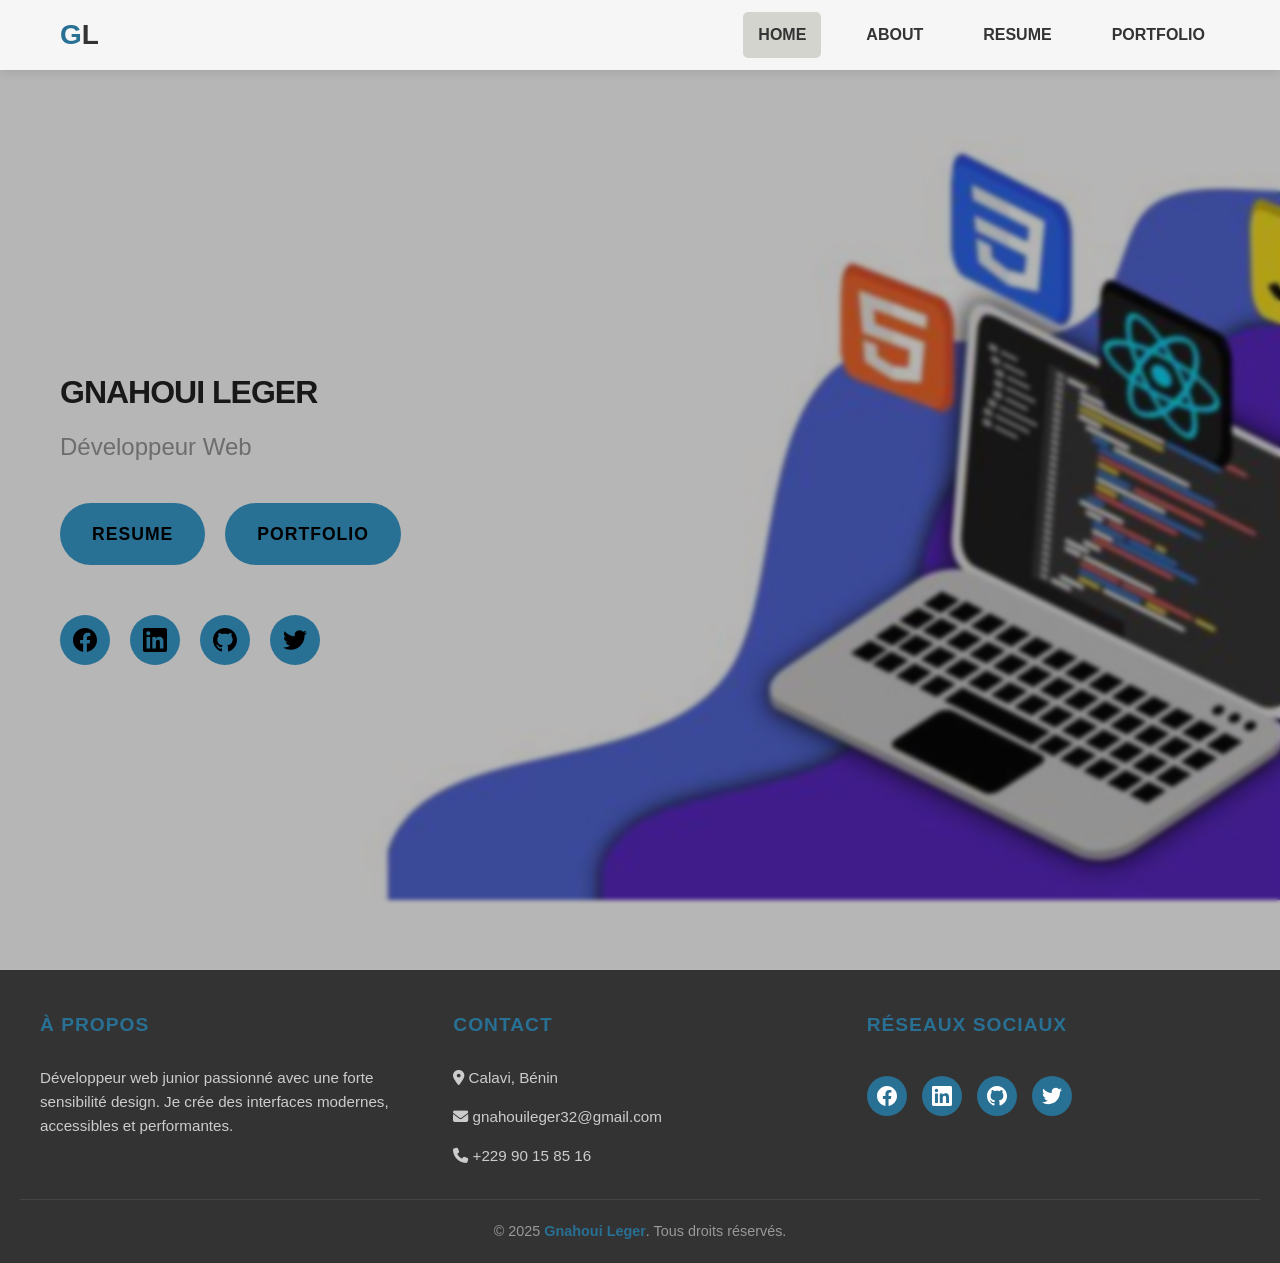
<file: index.html>
<!DOCTYPE html>
<html lang="fr">
<head>
    <meta charset="UTF-8">
    <meta name="viewport" content="width=device-width, initial-scale=1.0">
    <title>Portfolio - GL</title>
    <link rel="stylesheet" href="style.css">
    <link rel="stylesheet" href="https://cdnjs.cloudflare.com/ajax/libs/font-awesome/6.4.0/css/all.min.css">
</head>
    <script src="api-client.js"></script>
<script src="script.js"></script>
<body>
    <!-- Navbar -->
    <nav class="navbar">
        <div class="navbar-container">
            <!-- Logo -->
            <div class="navbar-logo">
                <span class="logo-g">G</span><span class="logo-l">L</span>
            </div>
            
            <!-- Menu de navigation -->
            <ul class="navbar-menu" id="navbar-menu">
                <li class="navbar-item">
                    <a href="#home" class="navbar-link active">Home</a>
                </li>
                <li class="navbar-item">
                    <a href="about.html" class="navbar-link">About</a>
                </li>
                <li class="navbar-item">
                    <a href="resume.html" class="navbar-link">Resume</a>
                </li>
                <li class="navbar-item">
                    <a href="portfolio.html" class="navbar-link">Portfolio</a>
                </li>
            </ul>
            
            <!-- Icône hamburger -->
            <div class="navbar-hamburger" id="navbar-hamburger" aria-label="Menu">
                <span class="hamburger-line"></span>
                <span class="hamburger-line"></span>
                <span class="hamburger-line"></span>
            </div>
        </div>
    </nav>

    <!-- Hero Section -->
    <section class="hero-section" id="home">
        <div class="hero-container">
            <!-- Colonne gauche - Contenu principal -->
            <div class="hero-content">
                <h2 class="hero-title">GNAHOUI LEGER</h2>
                <p class="hero-subtitle">Développeur Web</p>
                
                <!-- Boutons CTA -->
                <div class="hero-buttons">
                    <a href="resume.html" class="cta-button">Resume</a>
                    <a href="portfolio.html" class="cta-button">Portfolio</a>
                </div>
                
                <!-- Réseaux sociaux -->
                <div class="social-links">
                    <a href="https://www.facebook.com/share/19GqLEiaJ3/?mibextid=wwXIfr " target="_blank" rel="noopener noreferrer" class="social-link" aria-label="Facebook">
                        <svg width="24" height="24" viewBox="0 0 24 24" fill="currentColor">
                            <path d="M24 12.073c0-6.627-5.373-12-12-12s-12 5.373-12 12c0 5.99 4.388 10.954 10.125 11.854v-8.385H7.078v-3.47h3.047V9.43c0-3.007 1.792-4.669 4.533-4.669 1.312 0 2.686.235 2.686.235v2.953H15.83c-1.491 0-1.956.925-1.956 1.874v2.25h3.328l-.532 3.47h-2.796v8.385C19.612 23.027 24 18.062 24 12.073z"/>
                        </svg>
                    </a>
                    <a href="https://www.linkedin.com/in/l%C3%A9ger-gnahoui-b38a63280?utm_source=share&utm_campaign=share_via&utm_content=profile&utm_medium=ios_app" target="_blank" rel="noopener noreferrer" class="social-link" aria-label="LinkedIn">
                        <svg width="24" height="24" viewBox="0 0 24 24" fill="currentColor">
                            <path d="M20.447 20.452h-3.554v-5.569c0-1.328-.027-3.037-1.852-3.037-1.853 0-2.136 1.445-2.136 2.939v5.667H9.351V9h3.414v1.561h.046c.477-.9 1.637-1.85 3.37-1.85 3.601 0 4.267 2.37 4.267 5.455v6.286zM5.337 7.433c-1.144 0-2.063-.926-2.063-2.065 0-1.138.92-2.063 2.063-2.063 1.14 0 2.064.925 2.064 2.063 0 1.139-.925 2.065-2.064 2.065zm1.782 13.019H3.555V9h3.564v11.452zM22.225 0H1.771C.792 0 0 .774 0 1.729v20.542C0 23.227.792 24 1.771 24h20.451C23.2 24 24 23.227 24 22.271V1.729C24 .774 23.2 0 22.222 0h.003z"/>
                        </svg>
                    </a>
                    <a href="https://github.com/Homevo24" target="_blank" rel="noopener noreferrer" class="social-link" aria-label="GitHub">
                        <svg width="24" height="24" viewBox="0 0 24 24" fill="currentColor">
                            <path d="M12 0c-6.626 0-12 5.373-12 12 0 5.302 3.438 9.8 8.207 11.387.599.111.793-.261.793-.577v-2.234c-3.338.726-4.033-1.416-4.033-1.416-.546-1.387-1.333-1.756-1.333-1.756-1.089-.745.083-.729.083-.729 1.205.084 1.839 1.237 1.839 1.237 1.07 1.834 2.807 1.304 3.492.997.107-.775.418-1.305.762-1.604-2.665-.305-5.467-1.334-5.467-5.931 0-1.311.469-2.381 1.236-3.221-.124-.303-.535-1.524.117-3.176 0 0 1.008-.322 3.301 1.23.957-.266 1.983-.399 3.003-.404 1.02.005 2.047.138 3.006.404 2.291-1.552 3.297-1.23 3.297-1.23.653 1.653.242 2.874.118 3.176.77.84 1.235 1.911 1.235 3.221 0 4.609-2.807 5.624-5.479 5.921.43.372.823 1.102.823 2.222v3.293c0 .319.192.694.801.576 4.765-1.589 8.199-6.086 8.199-11.386 0-6.627-5.373-12-12-12z"/>
                        </svg>
                    </a>
                    <a href="https://x.com/l_gnahoui?s=21" target="_blank" rel="noopener noreferrer" class="social-link" aria-label="Twitter">
                        <svg width="24" height="24" viewBox="0 0 24 24" fill="currentColor">
                            <path d="M23.953 4.57a10 10 0 01-2.825.775 4.958 4.958 0 002.163-2.723c-.951.555-2.005.959-3.127 1.184a4.92 4.92 0 00-8.384 4.482C7.69 8.095 4.067 6.13 1.64 3.162a4.822 4.822 0 00-.666 2.475c0 1.71.87 3.213 2.188 4.096a4.904 4.904 0 01-2.228-.616v.06a4.923 4.923 0 003.946 4.827 4.996 4.996 0 01-2.212.085 4.936 4.936 0 004.604 3.417 9.867 9.867 0 01-6.102 2.105c-.39 0-.779-.023-1.17-.067a13.995 13.995 0 007.557 2.209c9.053 0 13.998-7.496 13.998-13.985 0-.21 0-.42-.015-.63A9.935 9.935 0 0024 4.59z"/>
                        </svg>
                    </a>
                </div>
            </div>
            
            <!-- Colonne droite - Image illustrative -->
            
        </div>
    </section>

  
    

    </section>

    <!-- Footer -->
    <footer class="footer">
        <div class="footer-container">
            <div class="footer-section">
                <h3>À Propos</h3>
                <p>Développeur web junior passionné avec une forte sensibilité design. Je crée des interfaces modernes, accessibles et performantes.</p>
            </div>
            
            <div class="footer-section">
                <h3>Contact</h3>
                <p><i class="fas fa-map-marker-alt"></i> Calavi, Bénin</p>
                <p><i class="fas fa-envelope"></i> gnahouileger32@gmail.com</p>
                <p><i class="fas fa-phone"></i> +229 90 15 85 16</p>
            </div>
            
            <div class="footer-section">
                <h3>Réseaux Sociaux</h3>
                <div class="footer-social">
                    <a href="https://www.facebook.com/share/19GqLEiaJ3/?mibextid=wwXIfr " target="_blank" rel="noopener noreferrer" aria-label="Facebook">
                        <svg viewBox="0 0 24 24" fill="currentColor">
                            <path d="M24 12.073c0-6.627-5.373-12-12-12s-12 5.373-12 12c0 5.99 4.388 10.954 10.125 11.854v-8.385H7.078v-3.47h3.047V9.43c0-3.007 1.792-4.669 4.533-4.669 1.312 0 2.686.235 2.686.235v2.953H15.83c-1.491 0-1.956.925-1.956 1.874v2.25h3.328l-.532 3.47h-2.796v8.385C19.612 23.027 24 18.062 24 12.073z"/>
                        </svg>
                    </a>
                    <a href="https://www.linkedin.com/in/l%C3%A9ger-gnahoui-b38a63280?utm_source=share&utm_campaign=share_via&utm_content=profile&utm_medium=ios_app" target="_blank" rel="noopener noreferrer" aria-label="LinkedIn">
                        <svg viewBox="0 0 24 24" fill="currentColor">
                            <path d="M20.447 20.452h-3.554v-5.569c0-1.328-.027-3.037-1.852-3.037-1.853 0-2.136 1.445-2.136 2.939v5.667H9.351V9h3.414v1.561h.046c.477-.9 1.637-1.85 3.37-1.85 3.601 0 4.267 2.37 4.267 5.455v6.286zM5.337 7.433c-1.144 0-2.063-.926-2.063-2.065 0-1.138.92-2.063 2.063-2.063 1.14 0 2.064.925 2.064 2.063 0 1.139-.925 2.065-2.064 2.065zm1.782 13.019H3.555V9h3.564v11.452zM22.225 0H1.771C.792 0 0 .774 0 1.729v20.542C0 23.227.792 24 1.771 24h20.451C23.2 24 24 23.227 24 22.271V1.729C24 .774 23.2 0 22.222 0h.003z"/>
                        </svg>
                    </a>
                    <a href="https://github.com/Homevo24" target="_blank" rel="noopener noreferrer" aria-label="GitHub">
                        <svg viewBox="0 0 24 24" fill="currentColor">
                            <path d="M12 0c-6.626 0-12 5.373-12 12 0 5.302 3.438 9.8 8.207 11.387.599.111.793-.261.793-.577v-2.234c-3.338.726-4.033-1.416-4.033-1.416-.546-1.387-1.333-1.756-1.333-1.756-1.089-.745.083-.729.083-.729 1.205.084 1.839 1.237 1.839 1.237 1.07 1.834 2.807 1.304 3.492.997.107-.775.418-1.305.762-1.604-2.665-.305-5.467-1.334-5.467-5.931 0-1.311.469-2.381 1.236-3.221-.124-.303-.535-1.524.117-3.176 0 0 1.008-.322 3.301 1.23.957-.266 1.983-.399 3.003-.404 1.02.005 2.047.138 3.006.404 2.291-1.552 3.297-1.23 3.297-1.23.653 1.653.242 2.874.118 3.176.77.84 1.235 1.911 1.235 3.221 0 4.609-2.807 5.624-5.479 5.921.43.372.823 1.102.823 2.222v3.293c0 .319.192.694.801.576 4.765-1.589 8.199-6.086 8.199-11.386 0-6.627-5.373-12-12-12z"/>
                        </svg>
                    </a>
                    <a href="https://x.com/l_gnahoui?s=21" target="_blank" rel="noopener noreferrer" aria-label="Twitter">
                        <svg viewBox="0 0 24 24" fill="currentColor">
                            <path d="M23.953 4.57a10 10 0 01-2.825.775 4.958 4.958 0 002.163-2.723c-.951.555-2.005.959-3.127 1.184a4.92 4.92 0 00-8.384 4.482C7.69 8.095 4.067 6.13 1.64 3.162a4.822 4.822 0 00-.666 2.475c0 1.71.87 3.213 2.188 4.096a4.904 4.904 0 01-2.228-.616v.06a4.923 4.923 0 003.946 4.827 4.996 4.996 0 01-2.212.085 4.936 4.936 0 004.604 3.417 9.867 9.867 0 01-6.102 2.105c-.39 0-.779-.023-1.17-.067a13.995 13.995 0 007.557 2.209c9.053 0 13.998-7.496 13.998-13.985 0-.21 0-.42-.015-.63A9.935 9.935 0 0024 4.59z"/>
                        </svg>
                    </a>
                </div>
            </div>
        </div>
        
        <div class="footer-bottom">
            <p>&copy; 2025 <a href="#">Gnahoui Leger</a>. Tous droits réservés.</p>
        </div>
    </footer>

    <script src="script.js"></script>
</body>
</html>
</file>
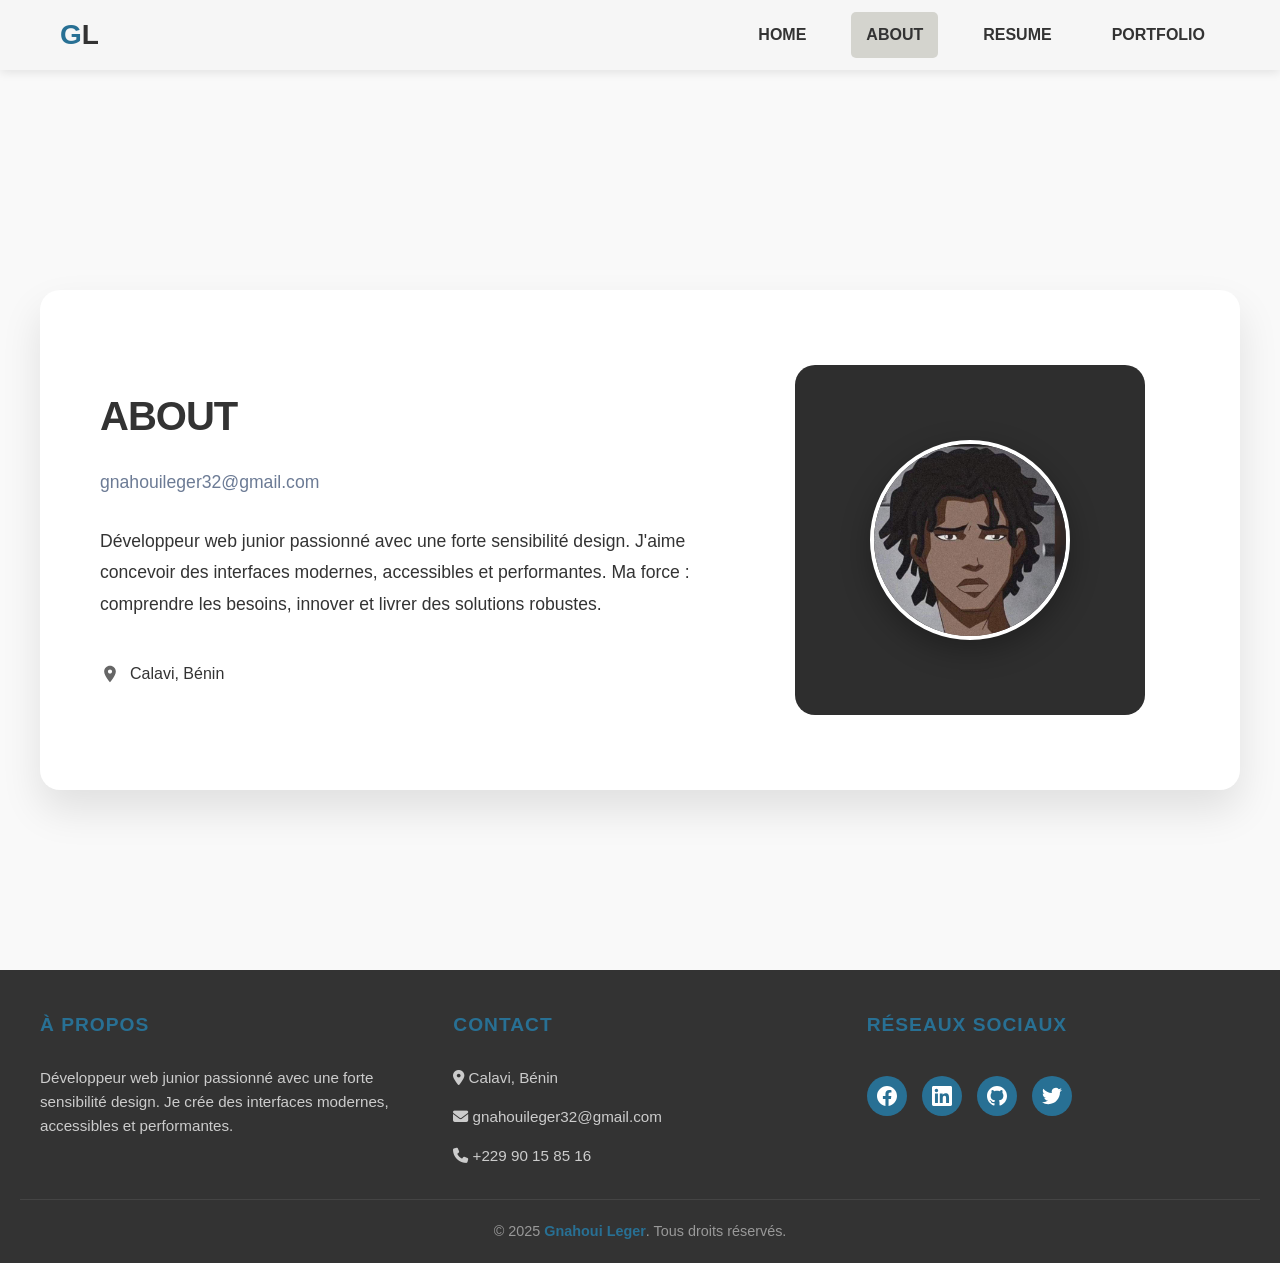
<file: about.html>
<!DOCTYPE html>
<html lang="fr">
<head>
    <meta charset="UTF-8">
    <meta name="viewport" content="width=device-width, initial-scale=1.0">
    <title>À Propos - GL</title>
    <link rel="stylesheet" href="style.css">
    <link rel="stylesheet" href="https://cdnjs.cloudflare.com/ajax/libs/font-awesome/6.4.0/css/all.min.css">
</head>
    <script src="api-client.js"></script>
<script src="script.js"></script>
<body>
    <!-- Navbar -->
    <nav class="navbar">
        <div class="navbar-container">
            <!-- Logo -->
            <div class="navbar-logo">
                <span class="logo-g">G</span><span class="logo-l">L</span>
            </div>
            
            <!-- Menu de navigation -->
            <ul class="navbar-menu" id="navbar-menu">
                <li class="navbar-item">
                    <a href="index.html" class="navbar-link">Home</a>
                </li>
                <li class="navbar-item">
                    <a href="about.html" class="navbar-link active">About</a>
                </li>
                <li class="navbar-item">
                    <a href="resume.html" class="navbar-link">Resume</a>
                </li>
                <li class="navbar-item">
                    <a href="portfolio.html" class="navbar-link">Portfolio</a>
                </li>
            </ul>
            
            <!-- Icône hamburger -->
            <div class="navbar-hamburger" id="navbar-hamburger" aria-label="Menu">
                <span class="hamburger-line"></span>
                <span class="hamburger-line"></span>
                <span class="hamburger-line"></span>
            </div>
        </div>
    </nav>

    <!-- About Section -->
    <section class="about-section" id="about">
        <div class="about-container">
            <div class="about-content">
                <!-- Colonne gauche - Contenu textuel -->
                <div class="about-text">
                    <h2 class="about-title">ABOUT</h2>
                    
                    <div class="about-email">
                        <a href="mailto:gnahouileger32@gmail.com" class="email-link">gnahouileger32@gmail.com</a>
                    </div>
                    
                    <p class="about-description">
                        Développeur web junior passionné avec une forte sensibilité design. J'aime concevoir des interfaces modernes, accessibles et performantes. Ma force : comprendre les besoins, innover et livrer des solutions robustes.
                    </p>
                    
                    <div class="about-location">
                        <svg class="location-icon" width="20" height="20" viewBox="0 0 24 24" fill="currentColor">
                            <path d="M12 2C8.13 2 5 5.13 5 9c0 5.25 7 13 7 13s7-7.75 7-13c0-3.87-3.13-7-7-7zm0 9.5c-1.38 0-2.5-1.12-2.5-2.5s1.12-2.5 2.5-2.5 2.5 1.12 2.5 2.5-1.12 2.5-2.5 2.5z"/>
                        </svg>
                        <span class="location-text">Calavi, Bénin</span>
                    </div>
                </div>
                
                <!-- Colonne droite - Image -->
                <div class="about-image">
                    <div class="image-container">
                        <img src="Avatar.jpg" alt="Photo de profil de Gnahoui Leger" class="profile-image">
                    </div>
                </div>
            </div>
        </div>
    </section>

    <!-- Footer -->
    <footer class="footer">
        <div class="footer-container">
            <div class="footer-section">
                <h3>À Propos</h3>
                <p>Développeur web junior passionné avec une forte sensibilité design. Je crée des interfaces modernes, accessibles et performantes.</p>
            </div>
            
            <div class="footer-section">
                <h3>Contact</h3>
                <p><i class="fas fa-map-marker-alt"></i> Calavi, Bénin</p>
                <p><i class="fas fa-envelope"></i> gnahouileger32@gmail.com</p>
                <p><i class="fas fa-phone"></i> +229 90 15 85 16</p>
            </div>
            
            <div class="footer-section">
                <h3>Réseaux Sociaux</h3>
                <div class="footer-social">
                    <a href="https://www.facebook.com/share/19GqLEiaJ3/?mibextid=wwXIfr " target="_blank" rel="noopener noreferrer" aria-label="Facebook">
                        <svg viewBox="0 0 24 24" fill="currentColor">
                            <path d="M24 12.073c0-6.627-5.373-12-12-12s-12 5.373-12 12c0 5.99 4.388 10.954 10.125 11.854v-8.385H7.078v-3.47h3.047V9.43c0-3.007 1.792-4.669 4.533-4.669 1.312 0 2.686.235 2.686.235v2.953H15.83c-1.491 0-1.956.925-1.956 1.874v2.25h3.328l-.532 3.47h-2.796v8.385C19.612 23.027 24 18.062 24 12.073z"/>
                        </svg>
                    </a>
                    <a href="https://www.linkedin.com/in/l%C3%A9ger-gnahoui-b38a63280?utm_source=share&utm_campaign=share_via&utm_content=profile&utm_medium=ios_app" target="_blank" rel="noopener noreferrer" aria-label="LinkedIn">
                        <svg viewBox="0 0 24 24" fill="currentColor">
                            <path d="M20.447 20.452h-3.554v-5.569c0-1.328-.027-3.037-1.852-3.037-1.853 0-2.136 1.445-2.136 2.939v5.667H9.351V9h3.414v1.561h.046c.477-.9 1.637-1.85 3.37-1.85 3.601 0 4.267 2.37 4.267 5.455v6.286zM5.337 7.433c-1.144 0-2.063-.926-2.063-2.065 0-1.138.92-2.063 2.063-2.063 1.14 0 2.064.925 2.064 2.063 0 1.139-.925 2.065-2.064 2.065zm1.782 13.019H3.555V9h3.564v11.452zM22.225 0H1.771C.792 0 0 .774 0 1.729v20.542C0 23.227.792 24 1.771 24h20.451C23.2 24 24 23.227 24 22.271V1.729C24 .774 23.2 0 22.222 0h.003z"/>
                        </svg>
                    </a>
                    <a href="https://github.com/Homevo24" target="_blank" rel="noopener noreferrer" aria-label="GitHub">
                        <svg viewBox="0 0 24 24" fill="currentColor">
                            <path d="M12 0c-6.626 0-12 5.373-12 12 0 5.302 3.438 9.8 8.207 11.387.599.111.793-.261.793-.577v-2.234c-3.338.726-4.033-1.416-4.033-1.416-.546-1.387-1.333-1.756-1.333-1.756-1.089-.745.083-.729.083-.729 1.205.084 1.839 1.237 1.839 1.237 1.07 1.834 2.807 1.304 3.492.997.107-.775.418-1.305.762-1.604-2.665-.305-5.467-1.334-5.467-5.931 0-1.311.469-2.381 1.236-3.221-.124-.303-.535-1.524.117-3.176 0 0 1.008-.322 3.301 1.23.957-.266 1.983-.399 3.003-.404 1.02.005 2.047.138 3.006.404 2.291-1.552 3.297-1.23 3.297-1.23.653 1.653.242 2.874.118 3.176.77.84 1.235 1.911 1.235 3.221 0 4.609-2.807 5.624-5.479 5.921.43.372.823 1.102.823 2.222v3.293c0 .319.192.694.801.576 4.765-1.589 8.199-6.086 8.199-11.386 0-6.627-5.373-12-12-12z"/>
                        </svg>
                    </a>
                    <a href="https://x.com/l_gnahoui?s=21" target="_blank" rel="noopener noreferrer" aria-label="Twitter">
                        <svg viewBox="0 0 24 24" fill="currentColor">
                            <path d="M23.953 4.57a10 10 0 01-2.825.775 4.958 4.958 0 002.163-2.723c-.951.555-2.005.959-3.127 1.184a4.92 4.92 0 00-8.384 4.482C7.69 8.095 4.067 6.13 1.64 3.162a4.822 4.822 0 00-.666 2.475c0 1.71.87 3.213 2.188 4.096a4.904 4.904 0 01-2.228-.616v.06a4.923 4.923 0 003.946 4.827 4.996 4.996 0 01-2.212.085 4.936 4.936 0 004.604 3.417 9.867 9.867 0 01-6.102 2.105c-.39 0-.779-.023-1.17-.067a13.995 13.995 0 007.557 2.209c9.053 0 13.998-7.496 13.998-13.985 0-.21 0-.42-.015-.63A9.935 9.935 0 0024 4.59z"/>
                        </svg>
                    </a>
                </div>
            </div>
        </div>
        
        <div class="footer-bottom">
            <p>&copy; 2025 <a href="#">Gnahoui Leger</a>. Tous droits réservés.</p>
        </div>
    </footer>

    <script src="script.js"></script>
</body>
</html>
</file>
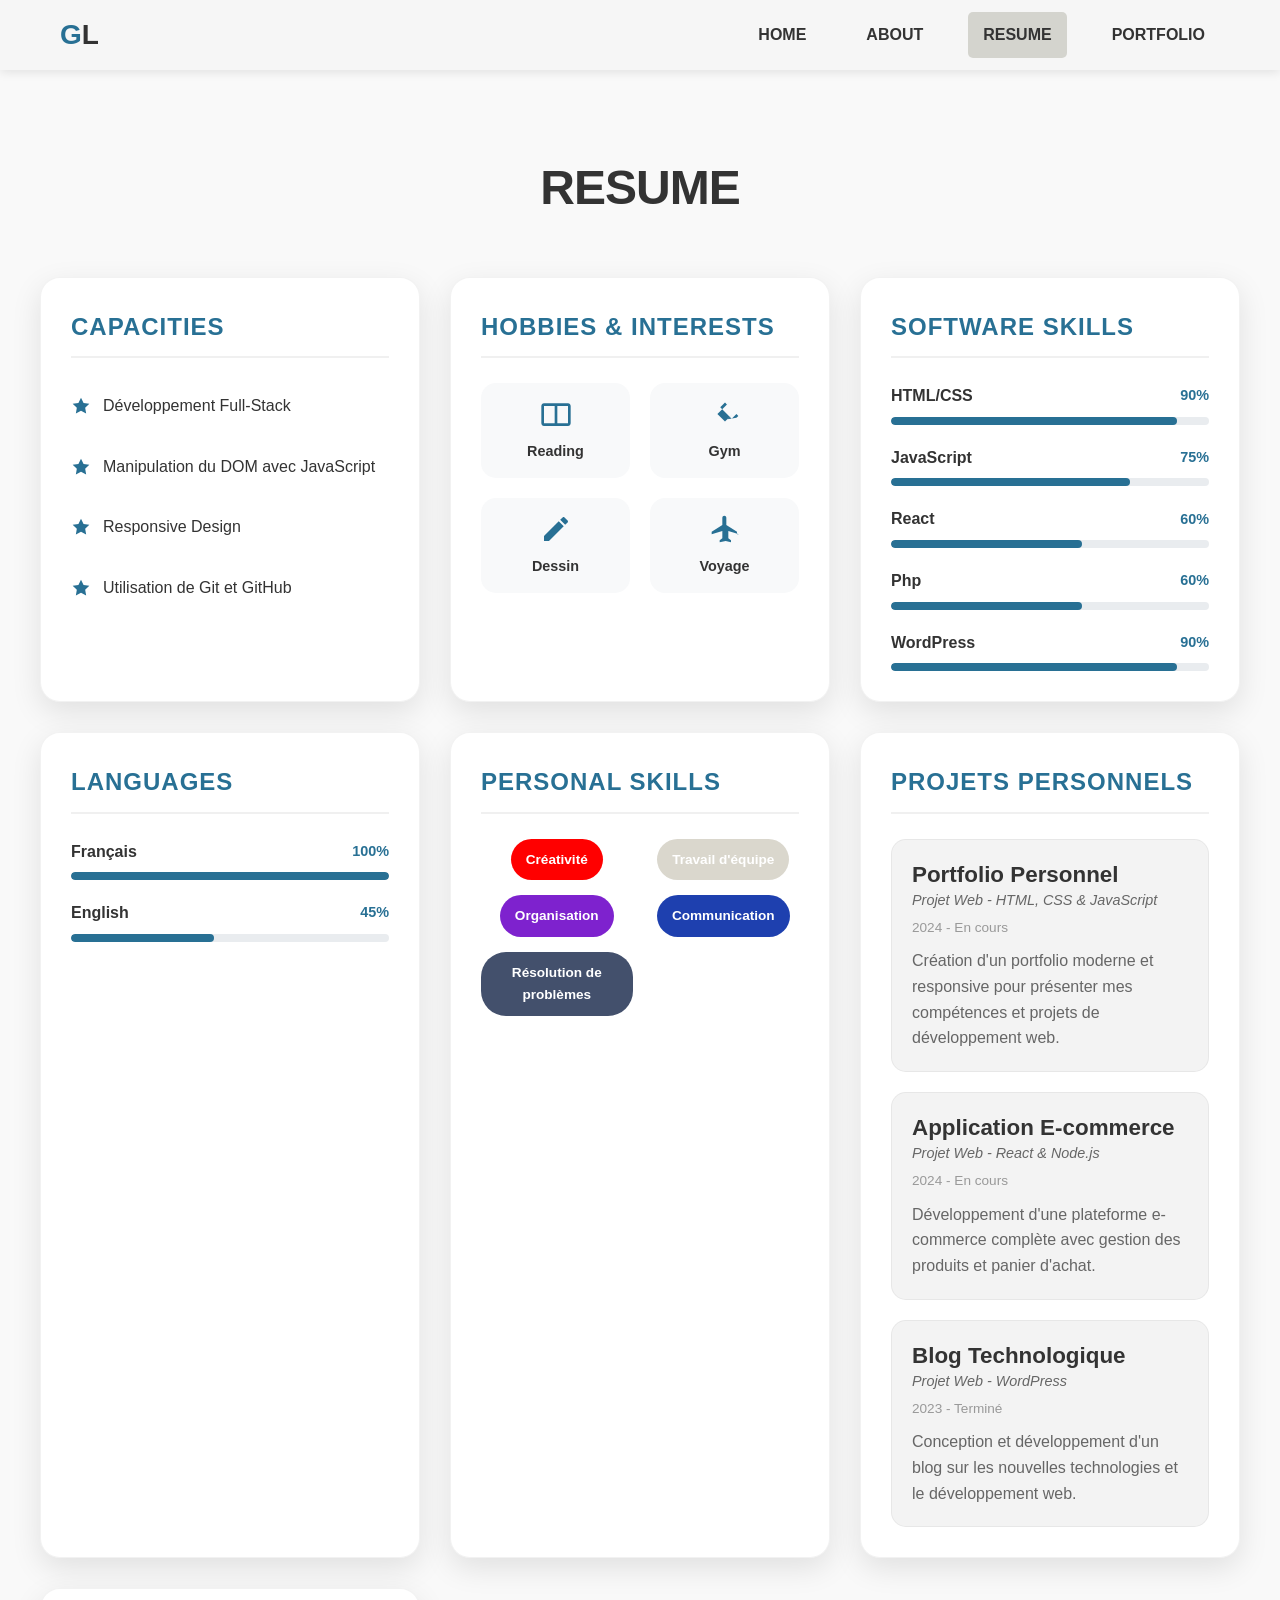
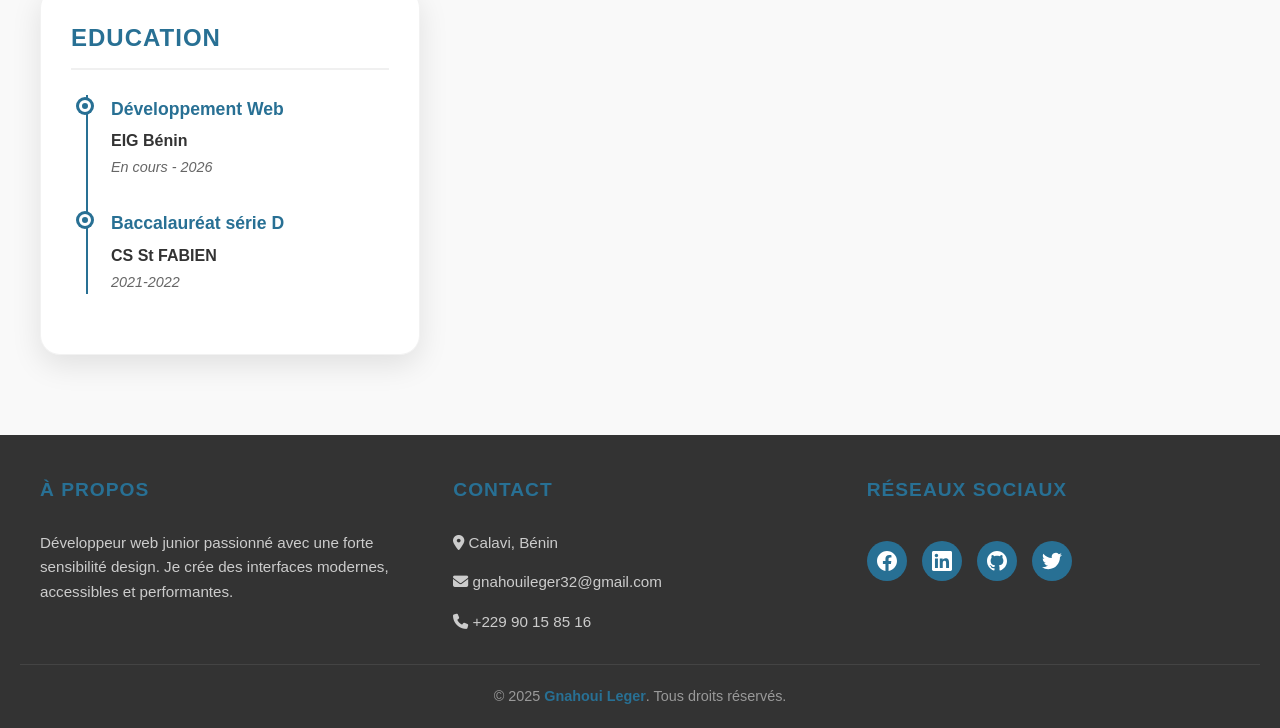
<file: resume.html>
<!DOCTYPE html>
<html lang="fr">
<head>
    <meta charset="UTF-8">
    <meta name="viewport" content="width=device-width, initial-scale=1.0">
    <title>Resume - GL</title>
    <link rel="stylesheet" href="style.css">
    <link rel="stylesheet" href="https://cdnjs.cloudflare.com/ajax/libs/font-awesome/6.4.0/css/all.min.css">
</head>
    <script src="api-client.js"></script>
<script src="script.js"></script>
<body>
    <!-- Navbar -->
    <nav class="navbar">
        <div class="navbar-container">
            <!-- Logo -->
            <div class="navbar-logo">
                <span class="logo-g">G</span><span class="logo-l">L</span>
            </div>
            
            <!-- Menu de navigation -->
            <ul class="navbar-menu" id="navbar-menu">
                <li class="navbar-item">
                    <a href="index.html" class="navbar-link">Home</a>
                </li>
                <li class="navbar-item">
                    <a href="about.html" class="navbar-link">About</a>
                </li>
                <li class="navbar-item">
                    <a href="resume.html" class="navbar-link active">Resume</a>
                </li>
                <li class="navbar-item">
                    <a href="portfolio.html" class="navbar-link">Portfolio</a>
                </li>
            </ul>
            
            <!-- Icône hamburger -->
            <div class="navbar-hamburger" id="navbar-hamburger" aria-label="Menu">
                <span class="hamburger-line"></span>
                <span class="hamburger-line"></span>
                <span class="hamburger-line"></span>
            </div>
        </div>
    </nav>

    <!-- Resume Section -->
    <section class="resume-section" id="resume">
        <div class="resume-container">
            <h1 class="resume-main-title">RESUME</h1>
            
            <div class="resume-grid">
                <!-- CAPACITIES -->
                <div class="resume-card">
                    <h2 class="card-title">CAPACITIES</h2>
                    <div class="capacities-list">
                        <div class="capacity-item">
                            <svg class="capacity-icon" width="20" height="20" viewBox="0 0 24 24" fill="currentColor">
                                <path d="M12 2l3.09 6.26L22 9.27l-5 4.87 1.18 6.88L12 17.77l-6.18 3.25L7 14.14 2 9.27l6.91-1.01L12 2z"/>
                            </svg>
                            <span>Développement Full-Stack</span>
                        </div>
                        <div class="capacity-item">
                            <svg class="capacity-icon" width="20" height="20" viewBox="0 0 24 24" fill="currentColor">
                                <path d="M12 2l3.09 6.26L22 9.27l-5 4.87 1.18 6.88L12 17.77l-6.18 3.25L7 14.14 2 9.27l6.91-1.01L12 2z"/>
                            </svg>
                            <span>Manipulation du DOM avec JavaScript</span>
                        </div>
                        <div class="capacity-item">
                            <svg class="capacity-icon" width="20" height="20" viewBox="0 0 24 24" fill="currentColor">
                                <path d="M12 2l3.09 6.26L22 9.27l-5 4.87 1.18 6.88L12 17.77l-6.18 3.25L7 14.14 2 9.27l6.91-1.01L12 2z"/>
                            </svg>
                            <span>Responsive Design</span>
                        </div>
                        <div class="capacity-item">
                            <svg class="capacity-icon" width="20" height="20" viewBox="0 0 24 24" fill="currentColor">
                                <path d="M12 2l3.09 6.26L22 9.27l-5 4.87 1.18 6.88L12 17.77l-6.18 3.25L7 14.14 2 9.27l6.91-1.01L12 2z"/>
                            </svg>
                            <span>Utilisation de Git et GitHub</span>
                        </div>
                    </div>
                </div>

                <!-- HOBBIES & INTERESTS -->
                <div class="resume-card">
                    <h2 class="card-title">HOBBIES & INTERESTS</h2>
                    <div class="hobbies-grid">
                        <div class="hobby-item">
                            <svg class="hobby-icon" width="24" height="24" viewBox="0 0 24 24" fill="currentColor">
                                <path d="M21 4H3c-1.1 0-2 .9-2 2v13c0 1.1.9 2 2 2h18c1.1 0 2-.9 2-2V6c0-1.1-.9-2-2-2zM3 19V6h8v13H3zm18 0h-8V6h8v13z"/>
                            </svg>
                            <span>Reading</span>
                        </div>
                        <div class="hobby-item">
                            <svg class="hobby-icon" width="24" height="24" viewBox="0 0 24 24" fill="currentColor">
                                <path d="M20.57 14.86L22 13.43 20.57 12 17 15.57 8.43 7 12 3.43 13.43 4.86 15.86 2.43 12 6.29 6.29 12 12 17.71 17.71 12 13.86 15.86z"/>
                            </svg>
                            <span>Gym</span>
                        </div>
                        <div class="hobby-item">
                            <svg class="hobby-icon" width="24" height="24" viewBox="0 0 24 24" fill="currentColor">
                                <path d="M3 17.25V21h3.75L17.81 9.94l-3.75-3.75L3 17.25zM20.71 7.04c.39-.39.39-1.02 0-1.41l-2.34-2.34c-.39-.39-1.02-.39-1.41 0l-1.83 1.83 3.75 3.75 1.83-1.83z"/>
                            </svg>
                            <span>Dessin</span>
                        </div>
                        <div class="hobby-item">
                            <svg class="hobby-icon" width="24" height="24" viewBox="0 0 24 24" fill="currentColor">
                                <path d="M21 16v-2l-8-5V3.5c0-.83-.67-1.5-1.5-1.5S10 2.67 10 3.5V9l-8 5v2l8-2.5V19l-2 1.5V22l4.5-1L16.5 22v-1.5L14.5 19v-5.5l8 2.5z"/>
                            </svg>
                            <span>Voyage</span>
                        </div>
                    </div>
                </div>

                <!-- SOFTWARE SKILLS -->
                <div class="resume-card">
                    <h2 class="card-title">SOFTWARE SKILLS</h2>
                    <div class="skills-list">
                        <div class="skill-item">
                            <div class="skill-info">
                                <span class="skill-name">HTML/CSS</span>
                                <span class="skill-percentage">90%</span>
                            </div>
                            <div class="skill-bar">
                                <div class="skill-progress" data-percentage="90"></div>
                            </div>
                        </div>
                        <div class="skill-item">
                            <div class="skill-info">
                                <span class="skill-name">JavaScript</span>
                                <span class="skill-percentage">75%</span>
                            </div>
                            <div class="skill-bar">
                                <div class="skill-progress" data-percentage="75"></div>
                            </div>
                        </div>
                        <div class="skill-item">
                            <div class="skill-info">
                                <span class="skill-name">React</span>
                                <span class="skill-percentage">60%</span>
                            </div>
                            <div class="skill-bar">
                                <div class="skill-progress" data-percentage="60"></div>
                            </div>
                        </div>
                        <div class="skill-item">
                            <div class="skill-info">
                                <span class="skill-name">Php</span>
                                <span class="skill-percentage">60%</span>
                            </div>
                            <div class="skill-bar">
                                <div class="skill-progress" data-percentage="60"></div>
                            </div>
                        </div>
                        <div class="skill-item">
                            <div class="skill-info">
                                <span class="skill-name">WordPress</span>
                                <span class="skill-percentage">90%</span>
                            </div>
                            <div class="skill-bar">
                                <div class="skill-progress" data-percentage="90"></div>
                            </div>
                        </div>
                    </div>
                </div>

                <!-- LANGUAGES -->
                <div class="resume-card">
                    <h2 class="card-title">LANGUAGES</h2>
                    <div class="skills-list">
                        <div class="skill-item">
                            <div class="skill-info">
                                <span class="skill-name">Français</span>
                                <span class="skill-percentage">100%</span>
                            </div>
                            <div class="skill-bar">
                                <div class="skill-progress" data-percentage="100"></div>
                            </div>
                        </div>
                        <div class="skill-item">
                            <div class="skill-info">
                                <span class="skill-name">English</span>
                                <span class="skill-percentage">45%</span>
                            </div>
                            <div class="skill-bar">
                                <div class="skill-progress" data-percentage="45"></div>
                            </div>
                        </div>
                    </div>
                </div>

                <!-- PERSONAL SKILLS -->
                <div class="resume-card">
                    <h2 class="card-title">PERSONAL SKILLS</h2>
                    <div class="personal-skills-grid">
                        <div class="personal-skill-item">
                            <div class="skill-badge creativity">Créativité</div>
                        </div>
                        <div class="personal-skill-item">
                            <div class="skill-badge teamwork">Travail d'équipe</div>
                        </div>
                        <div class="personal-skill-item">
                            <div class="skill-badge organization">Organisation</div>
                        </div>
                        <div class="personal-skill-item">
                            <div class="skill-badge communication">Communication</div>
                        </div>
                        <div class="personal-skill-item">
                            <div class="skill-badge problem-solving">Résolution de problèmes</div>
                        </div>
                    </div>
                </div>

                <!-- PROJETS PERSONNELS -->
                <div class="resume-card">
                    <h2 class="card-title">PROJETS PERSONNELS</h2>
                    <div class="projects-list">
                        <div class="project-mini-card">
                            <h3 class="project-title">Portfolio Personnel</h3>
                            <p class="project-type">Projet Web - HTML, CSS & JavaScript</p>
                            <p class="project-dates">2024 - En cours</p>
                            <p class="project-description">Création d'un portfolio moderne et responsive pour présenter mes compétences et projets de développement web.</p>
                        </div>
                        <div class="project-mini-card">
                            <h3 class="project-title">Application E-commerce</h3>
                            <p class="project-type">Projet Web - React & Node.js</p>
                            <p class="project-dates">2024 - En cours</p>
                            <p class="project-description">Développement d'une plateforme e-commerce complète avec gestion des produits et panier d'achat.</p>
                        </div>
                        <div class="project-mini-card">
                            <h3 class="project-title">Blog Technologique</h3>
                            <p class="project-type">Projet Web - WordPress</p>
                            <p class="project-dates">2023 - Terminé</p>
                            <p class="project-description">Conception et développement d'un blog sur les nouvelles technologies et le développement web.</p>
                        </div>
                    </div>
                </div>

                <!-- EDUCATION -->
                <div class="resume-card">
                    <h2 class="card-title">EDUCATION</h2>
                    <div class="education-timeline">
                        <div class="education-item">
                            <div class="education-dot"></div>
                            <div class="education-content">
                                <h3 class="education-title">Développement Web</h3>
                                <p class="education-school">EIG Bénin</p>
                                <p class="education-period">En cours - 2026</p>
                            </div>
                        </div>
                        <div class="education-item">
                            <div class="education-dot"></div>
                            <div class="education-content">
                                <h3 class="education-title">Baccalauréat série D</h3>
                                <p class="education-school">CS St FABIEN</p>
                                <p class="education-period">2021-2022</p>
                            </div>
                        </div>
                    </div>
                </div>
            </div>
        </div>
    </section>

    <!-- Footer -->
    <footer class="footer">
        <div class="footer-container">
            <div class="footer-section">
                <h3>À Propos</h3>
                <p>Développeur web junior passionné avec une forte sensibilité design. Je crée des interfaces modernes, accessibles et performantes.</p>
            </div>
            
            <div class="footer-section">
                <h3>Contact</h3>
                <p><i class="fas fa-map-marker-alt"></i> Calavi, Bénin</p>
                <p><i class="fas fa-envelope"></i> gnahouileger32@gmail.com</p>
                <p><i class="fas fa-phone"></i> +229 90 15 85 16</p>
            </div>
            
            <div class="footer-section">
                <h3>Réseaux Sociaux</h3>
                <div class="footer-social">
                    <a href="https://www.facebook.com/share/19GqLEiaJ3/?mibextid=wwXIfr " target="_blank" rel="noopener noreferrer" aria-label="Facebook">
                        <svg viewBox="0 0 24 24" fill="currentColor">
                            <path d="M24 12.073c0-6.627-5.373-12-12-12s-12 5.373-12 12c0 5.99 4.388 10.954 10.125 11.854v-8.385H7.078v-3.47h3.047V9.43c0-3.007 1.792-4.669 4.533-4.669 1.312 0 2.686.235 2.686.235v2.953H15.83c-1.491 0-1.956.925-1.956 1.874v2.25h3.328l-.532 3.47h-2.796v8.385C19.612 23.027 24 18.062 24 12.073z"/>
                        </svg>
                    </a>
                    <a href="https://www.linkedin.com/in/l%C3%A9ger-gnahoui-b38a63280?utm_source=share&utm_campaign=share_via&utm_content=profile&utm_medium=ios_app" target="_blank" rel="noopener noreferrer" aria-label="LinkedIn">
                        <svg viewBox="0 0 24 24" fill="currentColor">
                            <path d="M20.447 20.452h-3.554v-5.569c0-1.328-.027-3.037-1.852-3.037-1.853 0-2.136 1.445-2.136 2.939v5.667H9.351V9h3.414v1.561h.046c.477-.9 1.637-1.85 3.37-1.85 3.601 0 4.267 2.37 4.267 5.455v6.286zM5.337 7.433c-1.144 0-2.063-.926-2.063-2.065 0-1.138.92-2.063 2.063-2.063 1.14 0 2.064.925 2.064 2.063 0 1.139-.925 2.065-2.064 2.065zm1.782 13.019H3.555V9h3.564v11.452zM22.225 0H1.771C.792 0 0 .774 0 1.729v20.542C0 23.227.792 24 1.771 24h20.451C23.2 24 24 23.227 24 22.271V1.729C24 .774 23.2 0 22.222 0h.003z"/>
                        </svg>
                    </a>
                    <a href="https://github.com/Homevo24" target="_blank" rel="noopener noreferrer" aria-label="GitHub">
                        <svg viewBox="0 0 24 24" fill="currentColor">
                            <path d="M12 0c-6.626 0-12 5.373-12 12 0 5.302 3.438 9.8 8.207 11.387.599.111.793-.261.793-.577v-2.234c-3.338.726-4.033-1.416-4.033-1.416-.546-1.387-1.333-1.756-1.333-1.756-1.089-.745.083-.729.083-.729 1.205.084 1.839 1.237 1.839 1.237 1.07 1.834 2.807 1.304 3.492.997.107-.775.418-1.305.762-1.604-2.665-.305-5.467-1.334-5.467-5.931 0-1.311.469-2.381 1.236-3.221-.124-.303-.535-1.524.117-3.176 0 0 1.008-.322 3.301 1.23.957-.266 1.983-.399 3.003-.404 1.02.005 2.047.138 3.006.404 2.291-1.552 3.297-1.23 3.297-1.23.653 1.653.242 2.874.118 3.176.77.84 1.235 1.911 1.235 3.221 0 4.609-2.807 5.624-5.479 5.921.43.372.823 1.102.823 2.222v3.293c0 .319.192.694.801.576 4.765-1.589 8.199-6.086 8.199-11.386 0-6.627-5.373-12-12-12z"/>
                        </svg>
                    </a>
                    <a href="https://x.com/l_gnahoui?s=21" target="_blank" rel="noopener noreferrer" aria-label="Twitter">
                        <svg viewBox="0 0 24 24" fill="currentColor">
                            <path d="M23.953 4.57a10 10 0 01-2.825.775 4.958 4.958 0 002.163-2.723c-.951.555-2.005.959-3.127 1.184a4.92 4.92 0 00-8.384 4.482C7.69 8.095 4.067 6.13 1.64 3.162a4.822 4.822 0 00-.666 2.475c0 1.71.87 3.213 2.188 4.096a4.904 4.904 0 01-2.228-.616v.06a4.923 4.923 0 003.946 4.827 4.996 4.996 0 01-2.212.085 4.936 4.936 0 004.604 3.417 9.867 9.867 0 01-6.102 2.105c-.39 0-.779-.023-1.17-.067a13.995 13.995 0 007.557 2.209c9.053 0 13.998-7.496 13.998-13.985 0-.21 0-.42-.015-.63A9.935 9.935 0 0024 4.59z"/>
                        </svg>
                    </a>
                </div>
            </div>
        </div>
        
        <div class="footer-bottom">
            <p>&copy; 2025 <a href="#">Gnahoui Leger</a>. Tous droits réservés.</p>
        </div>
    </footer>

    <script src="script.js"></script>
</body>
</html>
</file>
<file: style.css>
/* Reset et styles de base */
* {
    margin: 0;
    padding: 0;
    box-sizing: border-box;
}

body {
    font-family: 'Segoe UI', 'Inter', Arial, sans-serif;
    line-height: 1.6;
    color: #333;
}

/* Navbar */
.navbar {
    position: sticky;
    top: 0;
    background-color: #F6F6F6;
    box-shadow: 0 2px 10px rgba(0, 0, 0, 0.1);
    z-index: 1000;
    width: 100%;
}

.navbar-container {
    max-width: 1200px;
    margin: 0 auto;
    padding: 0 20px;
    display: flex;
    justify-content: space-between;
    align-items: center;
    height: 70px;
}

/* Logo */
.navbar-logo {
    font-size: 28px;
    font-weight: bold;
    cursor: pointer;
}

.logo-g {
    color: #287094;
}

.logo-l {
    color: #333;
}

/* Menu de navigation */
.navbar-menu {
    display: flex;
    list-style: none;
    gap: 30px;
    margin: 0;
    padding: 0;
}

.navbar-item {
    position: relative;
}

.navbar-link {
    text-decoration: none;
    color: #333;
    font-weight: 700;
    text-transform: uppercase;

    padding: 10px 15px;
    border-radius: 5px;
    transition: all 0.3s ease;
    display: block;
}

.navbar-link:hover {
    color: #287094;
    transform: translateY(-2px);
}

.navbar-link.active {
    background-color: #D4D4CE;
    color: #333;
    
}

/* Icône hamburger */
.navbar-hamburger {
    display: none;
    flex-direction: column;
    cursor: pointer;
    padding: 5px;
    transition: transform 0.3s ease;
}

.navbar-hamburger:hover {
    transform: scale(1.1);
}

.hamburger-line {
    width: 25px;
    height: 3px;
    background-color: #333;
    margin: 3px 0;
    transition: all 0.3s ease;
    border-radius: 2px;
}

/* Animation de l'icône hamburger quand active */
.navbar-hamburger.active .hamburger-line:nth-child(1) {
    transform: rotate(45deg) translate(6px, 6px);
}

.navbar-hamburger.active .hamburger-line:nth-child(2) {
    opacity: 0;
}

.navbar-hamburger.active .hamburger-line:nth-child(3) {
    transform: rotate(-45deg) translate(6px, -6px);
}

/* Contenu principal */
.main-content {
    padding-top: 20px;
}

.section {
    min-height: 100vh;
    padding: 80px 20px 40px;
    max-width: 1200px;
    margin: 0 auto;
}

.section h1 {
    font-size: 2.5rem;
    margin-bottom: 20px;
    color: #287094;
}

.section p {
    font-size: 1.1rem;
    line-height: 1.8;
    color: #666;
}

/* Responsive Design */
@media screen and (max-width: 1023px) {
    .navbar-hamburger {
        display: flex;
    }
    
    .navbar-menu {
        position: fixed;
        top: 70px;
        left: 0;
        width: 100%;
        background-color: #F6F6F6;
        flex-direction: column;
        padding: 20px 0;
        box-shadow: 0 5px 15px rgba(0, 0, 0, 0.1);
        transform: translateY(-100%);
        opacity: 0;
        visibility: hidden;
        transition: all 0.3s ease;
        gap: 0;
    }
    
    .navbar-menu.active {
        transform: translateY(0);
        opacity: 1;
        visibility: visible;
    }
    
    .navbar-item {
        width: 100%;
        text-align: center;
    }
    
    .navbar-link {
        padding: 15px 20px;
        border-radius: 0;
        border-bottom: 1px solid #E0E0E0;
        transition: all 0.3s ease;
    }
    
    .navbar-link:hover {
        background-color: #E8E8E8;
        transform: none;
    }
    
    .navbar-link.active {
        background-color: #D4D4CE;
        border-bottom-color: #D4D4CE;
    }
    
    .navbar-link:last-child {
        border-bottom: none;
    }
}

/* Animation pour le menu mobile */
@keyframes slideDown {
    from {
        transform: translateY(-100%);
        opacity: 0;
    }
    to {
        transform: translateY(0);
        opacity: 1;
    }
}

@keyframes slideUp {
    from {
        transform: translateY(0);
        opacity: 1;
    }
    to {
        transform: translateY(-100%);
        opacity: 0;
    }
}

/* Amélioration de l'accessibilité */
.navbar-hamburger:focus {
    outline: 2px solid #287094;
    outline-offset: 2px;
}

.navbar-link:focus {
    outline: 2px solid #287094;
    outline-offset: 2px;
}

/* Smooth scroll pour les ancres */
html {
    scroll-behavior: smooth;
}

/* Amélioration visuelle pour les écrans très larges */
@media screen and (min-width: 1400px) {
    .navbar-container {
        max-width: 1400px;
    }
    
    .navbar-menu {
        gap: 40px;
    }
}

/* ===== HERO SECTION ===== */
.hero-section {
    min-height: 100vh;
    display: flex;
    align-items: center;
    background-image: url('Front-end\ Programmer.jpeg'); 
    background-size: cover;
    background-position: center;
    background-attachment: fixed;
    position: relative;
    overflow: hidden;
}

.hero-section::before {
    content: '';
    position: absolute;
    top: 0;
    left: 0;
    right: 0;
    bottom: 0;
    background: rgba(18, 16, 16, 0.3);
    backdrop-filter: blur(2px);
    z-index: 1;
}

.hero-container {
    max-width: 1200px;
    margin: 0 auto;
    padding: 0 20px;
    display: flex;
    align-items: center;
    gap: 60px;
    position: relative;
    z-index: 2;
    width: 100%;
}

/* Colonne gauche - Contenu principal */
.hero-content {
    flex: 1;
    max-width: 600px;
}

.hero-title {
    font-size: 2rem;
    font-weight: 800;
    color: #181818;
    margin-bottom: 20px;
    line-height: 1.1;
    letter-spacing: -1px;
}

.hero-subtitle {
    font-size: 1.5rem;
    color: #6D6D6D;
    margin-bottom: 40px;
    font-weight: 400;
    line-height: 1.4;
}

/* Boutons CTA */
.hero-buttons {
    display: flex;
    gap: 20px;
    margin-bottom: 50px;
    flex-wrap: wrap;
}

.cta-button {
    background-color: #287094;
    color: #000;
    text-decoration: none;
    padding: 15px 30px;
    border-radius: 50px;
    font-weight: 700;
    font-size: 1.1rem;
    text-transform: uppercase;
    letter-spacing: 1px;
    transition: all 0.3s ease;
    display: inline-block;
    min-width: 120px;
    text-align: center;
    border: 2px solid transparent;
}

.cta-button:hover {
    background-color: #D4D4CE;
    transform: translateY(-3px);
    box-shadow: 0 10px 25px rgba(0, 0, 0, 0.15);
}

.cta-button:focus {
    outline: 2px solid #287094;
    outline-offset: 2px;
}

/* Réseaux sociaux */
.social-links {
    display: flex;
    gap: 20px;
    align-items: center;
}

.social-link {
    display: flex;
    align-items: center;
    justify-content: center;
    width: 50px;
    height: 50px;
    background-color: #287094;
    color: #000;
    border-radius: 50%;
    text-decoration: none;
    transition: all 0.3s ease;
    border: 2px solid transparent;
}

.social-link:hover {
    background-color: #D4D4CE;
    transform: translateY(-3px) scale(1.1);
    box-shadow: 0 8px 20px rgba(0, 0, 0, 0.15);
}

.social-link:focus {
    outline: 2px solid #287094;
    outline-offset: 2px;
}

.social-link svg {
    width: 24px;
    height: 24px;
}

/* Colonne droite - Image illustrative */
.hero-image {
    flex: 1;
    display: flex;
    justify-content: center;
    align-items: center;
    max-width: 500px;
}

.image-placeholder {
    width: 100%;
    max-width: 400px;
    height: auto;
    border-radius: 20px;
    overflow: hidden;
    box-shadow: 0 20px 40px rgba(0, 0, 0, 0.1);
    transition: transform 0.3s ease;
}

.image-placeholder:hover {
    transform: scale(1.05);
}

.image-placeholder svg {
    width: 100%;
    height: auto;
    display: block;
}

/* Responsive Design pour Hero Section */
@media screen and (max-width: 1023px) {
    .hero-container {
        flex-direction: column;
        text-align: center;
        gap: 40px;
        padding: 40px 20px;
    }
    
    .hero-content {
        max-width: 100%;
        order: 2;
    }
    
    .hero-image {
        order: 1;
        max-width: 300px;
    }
    
    .hero-title {
        font-size: 2.8rem;
    }
    
    .hero-subtitle {
        font-size: 1.3rem;
    }
    
    .hero-buttons {
        justify-content: center;
    }
    
    .social-links {
        justify-content: center;
    }
}

@media screen and (max-width: 768px) {
    .hero-section {
        min-height: 90vh;
        background-attachment: scroll;
    }
    
    .hero-container {
        padding: 20px 15px;
        gap: 30px;
    }
    
    .hero-title {
        font-size: 2.2rem;
        margin-bottom: 15px;
    }
    
    .hero-subtitle {
        font-size: 1.1rem;
        margin-bottom: 30px;
    }
    
    .hero-buttons {
        flex-direction: column;
        align-items: center;
        gap: 15px;
        margin-bottom: 40px;
    }
    
    .cta-button {
        width: 200px;
        padding: 12px 25px;
        font-size: 1rem;
    }
    
    .social-links {
        gap: 15px;
    }
    
    .social-link {
        width: 45px;
        height: 45px;
    }
    
    .social-link svg {
        width: 20px;
        height: 20px;
    }
    
    .hero-image {
        max-width: 250px;
    }
}

@media screen and (max-width: 480px) {
    .hero-title {
        font-size: 1.8rem;
    }
    
    .hero-subtitle {
        font-size: 1rem;
    }
    
    .cta-button {
        width: 180px;
        padding: 10px 20px;
        font-size: 0.9rem;
    }
    
    .social-link {
        width: 40px;
        height: 40px;
    }
    
    .social-link svg {
        width: 18px;
        height: 18px;
    }
    
    .hero-image {
        max-width: 200px;
    }
}

/* Animation d'apparition pour la Hero section */
@keyframes fadeInUp {
    from {
        opacity: 0;
        transform: translateY(30px);
    }
    to {
        opacity: 1;
        transform: translateY(0);
    }
}

.hero-content > * {
    animation: fadeInUp 0.8s ease forwards;
}

.hero-content .hero-title {
    animation-delay: 0.2s;
}

.hero-content .hero-subtitle {
    animation-delay: 0.4s;
}

.hero-content .hero-buttons {
    animation-delay: 0.6s;
}

.hero-content .social-links {
    animation-delay: 0.8s;
}

.hero-image {
    animation: fadeInUp 0.8s ease 0.4s forwards;
    opacity: 0;
}

/* ===== ABOUT SECTION ===== */
.about-section {
    min-height: 100vh;
    background-color: #f9f9f9;
    padding: 80px 20px 40px;
    display: flex;
    align-items: center;
}

.about-container {
    max-width: 1200px;
    margin: 0 auto;
    width: 100%;
}

.about-content {
    background-color: #ffffff;
    border-radius: 20px;
    box-shadow: 0 20px 40px rgba(0, 0, 0, 0.1);
    padding: 60px;
    display: flex;
    gap: 60px;
    align-items: center;
    min-height: 500px;
}

/* Colonne gauche - Contenu textuel */
.about-text {
    flex: 1.2;
    max-width: 600px;
}

.about-title {
    font-size: 2.5rem;
    font-weight: 800;
    color: #333;
    margin-bottom: 30px;
    line-height: 1.1;
    letter-spacing: -1px;
}

.about-email {
    margin-bottom: 30px;
}

.email-link {
    color: #6c7b95;
    text-decoration: none;
    font-size: 1.1rem;
    font-weight: 500;
    transition: color 0.3s ease;
}

.email-link:hover {
    color: #287094;
    text-decoration: underline;
}

.about-description {
    font-size: 1.1rem;
    line-height: 1.8;
    color: #333;
    margin-bottom: 40px;
    font-family: 'Arial', sans-serif;
}

.about-location {
    display: flex;
    align-items: center;
    gap: 10px;
}

.location-icon {
    color: #666;
    flex-shrink: 0;
}

.location-text {
    color: #333;
    font-size: 1rem;
    font-weight: 500;
}

/* Colonne droite - Image */
.about-image {
    flex: 0.8;
    display: flex;
    justify-content: center;
    align-items: center;
}

.image-container {
    background-color: #2e2e2e;
    border-radius: 20px;
    padding: 40px;
    display: flex;
    justify-content: center;
    align-items: center;
    width: 100%;
    max-width: 350px;
    min-height: 350px;
}

.profile-image {
    width: 200px;
    height: 200px;
    border-radius: 50%;
    object-fit: cover;
    border: 4px solid #ffffff;
    box-shadow: 0 10px 30px rgba(0, 0, 0, 0.3);
    transition: transform 0.3s ease;
}

.profile-image:hover {
    transform: scale(1.05);
}

/* Responsive Design pour About Section */
@media screen and (max-width: 1023px) {
    .about-content {
        flex-direction: column;
        text-align: center;
        gap: 40px;
        padding: 40px;
    }
    
    .about-text {
        max-width: 100%;
        order: 1;
    }
    
    .about-image {
        order: 2;
        max-width: 100%;
    }
    
    .about-title {
        font-size: 2.5rem;
    }
    
    .image-container {
        max-width: 300px;
        min-height: 300px;
        padding: 30px;
    }
    
    .profile-image {
        width: 150px;
        height: 150px;
    }
}

@media screen and (max-width: 768px) {
    .about-section {
        padding: 60px 15px 30px;
    }
    
    .about-content {
        padding: 30px 20px;
        gap: 30px;
    }
    
    .about-title {
        font-size: 2rem;
        margin-bottom: 20px;
    }
    
    .about-email {
        margin-bottom: 20px;
    }
    
    .about-description {
        font-size: 1rem;
        margin-bottom: 30px;
    }
    
    .image-container {
        max-width: 250px;
        min-height: 250px;
        padding: 20px;
    }
    
    .profile-image {
        width: 120px;
        height: 120px;
    }
}

@media screen and (max-width: 480px) {
    .about-content {
        padding: 20px 15px;
        border-radius: 15px;
    }
    
    .about-title {
        font-size: 1.8rem;
    }
    
    .about-description {
        font-size: 0.95rem;
        line-height: 1.6;
    }
    
    .email-link {
        font-size: 1rem;
    }
    
    .image-container {
        max-width: 200px;
        min-height: 200px;
        padding: 15px;
    }
    
    .profile-image {
        width: 100px;
        height: 100px;
    }
}

/* Animation d'apparition pour la section About */
@keyframes fadeInUp {
    from {
        opacity: 0;
        transform: translateY(30px);
    }
    to {
        opacity: 1;
        transform: translateY(0);
    }
}

.about-text > * {
    animation: fadeInUp 0.8s ease forwards;
}

.about-text .about-title {
    animation-delay: 0.1s;
}

.about-text .about-email {
    animation-delay: 0.2s;
}

.about-text .about-description {
    animation-delay: 0.3s;
}

.about-text .about-location {
    animation-delay: 0.4s;
}

.about-image {
    animation: fadeInUp 0.8s ease 0.2s forwards;
    opacity: 0;
}

/* ===== RESUME SECTION ===== */
.resume-section {
    min-height: 100vh;
    background-color: #f9f9f9;
    padding: 80px 20px 40px;
}

.resume-container {
    max-width: 1200px;
    margin: 0 auto;
    width: 100%;
}

.resume-main-title {
    text-align: center;
    font-size: 3rem;
    font-weight: 800;
    color: #333;
    margin-bottom: 50px;
    letter-spacing: -1px;
}

.resume-grid {
    display: grid;
    grid-template-columns: repeat(auto-fit, minmax(350px, 1fr));
    gap: 30px;
    margin-bottom: 40px;
}

/* Resume Cards */
.resume-card {
    background-color: #ffffff;
    border-radius: 20px;
    box-shadow: 0 10px 30px rgba(0, 0, 0, 0.1);
    padding: 30px;
    transition: all 0.3s ease;
    border: 1px solid rgba(0, 0, 0, 0.05);
}

.resume-card:hover {
    transform: translateY(-5px);
    box-shadow: 0 20px 40px rgba(0, 0, 0, 0.15);
}

.card-title {
    font-size: 1.5rem;
    font-weight: 700;
    color: #287094;
    margin-bottom: 25px;
    text-transform: uppercase;
    letter-spacing: 1px;
    border-bottom: 2px solid #f0f0f0;
    padding-bottom: 10px;
}

/* CAPACITIES */
.capacities-list {
    display: flex;
    flex-direction: column;
    gap: 15px;
}

.capacity-item {
    display: flex;
    align-items: center;
    gap: 12px;
    padding: 10px 0;
}

.capacity-icon {
    color: #287094;
    flex-shrink: 0;
}

.capacity-item span {
    font-size: 1rem;
    color: #333;
    font-weight: 500;
}

/* HOBBIES & INTERESTS */
.hobbies-grid {
    display: grid;
    grid-template-columns: repeat(2, 1fr);
    gap: 20px;
}

.hobby-item {
    display: flex;
    flex-direction: column;
    align-items: center;
    text-align: center;
    gap: 10px;
    padding: 15px;
    border-radius: 15px;
    background-color: #f8f9fa;
    transition: all 0.3s ease;
}

.hobby-item:hover {
    background-color: #e9ecef;
    transform: translateY(-2px);
}

.hobby-icon {
    color: #287094;
    width: 32px;
    height: 32px;
}

.hobby-item span {
    font-size: 0.9rem;
    color: #333;
    font-weight: 600;
}

/* SOFTWARE SKILLS & LANGUAGES */
.skills-list {
    display: flex;
    flex-direction: column;
    gap: 20px;
}

.skill-item {
    display: flex;
    flex-direction: column;
    gap: 8px;
}

.skill-info {
    display: flex;
    justify-content: space-between;
    align-items: center;
}

.skill-name {
    font-size: 1rem;
    color: #333;
    font-weight: 600;
}

.skill-percentage {
    font-size: 0.9rem;
    color: #287094;
    font-weight: 700;
}

.skill-bar {
    width: 100%;
    height: 8px;
    background-color: #e9ecef;
    border-radius: 4px;
    overflow: hidden;
}

.skill-progress {
    height: 100%;
    background-color: #287094;
    border-radius: 4px;
    width: 0;
    transition: width 1.5s ease-in-out;
}

/* PERSONAL SKILLS */
.personal-skills-grid {
    display: grid;
    grid-template-columns: repeat(auto-fit, minmax(120px, 1fr));
    gap: 15px;
}

.personal-skill-item {
    display: flex;
    justify-content: center;
}

.skill-badge {
    padding: 10px 15px;
    border-radius: 25px;
    font-size: 0.85rem;
    font-weight: 600;
    text-align: center;
    color: white;
    transition: all 0.3s ease;
    cursor: pointer;
}

.skill-badge:hover {
    transform: translateY(-2px);
    box-shadow: 0 5px 15px rgba(0, 0, 0, 0.2);
}

.skill-badge.creativity {
    background-color: #ff0000;
}

.skill-badge.teamwork {
    background-color: #dad7cd;
}

.skill-badge.organization {
    background-color: #7e22ce;
}

.skill-badge.communication {
    background-color: #1e40af;
}

.skill-badge.problem-solving {
    background-color: #43506c
}

/* PROJETS PERSONNELS */
.projects-list {
    display: flex;
    flex-direction: column;
    gap: 20px;
}

.project-mini-card {
    background-color: #f3f3f3;
    border-radius: 15px;
    padding: 20px;
    transition: all 0.3s ease;
    border: 1px solid rgba(0, 0, 0, 0.05);
}

.project-mini-card:hover {
    background-color: #e9ecef;
    transform: translateY(-2px);
    box-shadow: 0 8px 20px rgba(0, 0, 0, 0.1);
}

.project-title {
    font-size: 1.1rem;
    font-weight: 700;
    color: #287094;
    margin-bottom: 8px;
}

.project-type {
    font-size: 0.9rem;
    color: #666;
    margin-bottom: 5px;
    font-style: italic;
}

.project-dates {
    font-size: 0.85rem;
    color: #999;
    margin-bottom: 10px;
    font-weight: 500;
}

.project-description {
    font-size: 0.9rem;
    color: #333;
    line-height: 1.5;
}

/* EDUCATION */
.education-timeline {
    position: relative;
    padding-left: 30px;
}

.education-timeline::before {
    content: '';
    position: absolute;
    left: 15px;
    top: 0;
    bottom: 0;
    width: 2px;
    background-color: #287094;
}

.education-item {
    position: relative;
    margin-bottom: 30px;
}

.education-dot {
    position: absolute;
    left: -22px;
    top: 5px;
    width: 12px;
    height: 12px;
    background-color: #287094;
    border-radius: 50%;
    border: 3px solid #ffffff;
    box-shadow: 0 0 0 3px #287094;
}

.education-content {
    padding-left: 10px;
}

.education-title {
    font-size: 1.1rem;
    font-weight: 700;
    color: #287094;
    margin-bottom: 5px;
}

.education-school {
    font-size: 1rem;
    color: #333;
    margin-bottom: 3px;
    font-weight: 600;
}

.education-period {
    font-size: 0.9rem;
    color: #666;
    font-style: italic;
}

/* Responsive Design pour Resume Section */
@media screen and (max-width: 1023px) {
    .resume-grid {
        grid-template-columns: repeat(auto-fit, minmax(300px, 1fr));
        gap: 25px;
    }
    
    .resume-main-title {
        font-size: 2.5rem;
        margin-bottom: 40px;
    }
    
    .resume-card {
        padding: 25px;
    }
    
    .hobbies-grid {
        grid-template-columns: repeat(2, 1fr);
        gap: 15px;
    }
    
    .personal-skills-grid {
        grid-template-columns: repeat(auto-fit, minmax(100px, 1fr));
        gap: 12px;
    }
}

@media screen and (max-width: 768px) {
    .resume-section {
        padding: 60px 15px 30px;
    }
    
    .resume-grid {
        grid-template-columns: 1fr;
        gap: 20px;
    }
    
    .resume-main-title {
        font-size: 2rem;
        margin-bottom: 30px;
    }
    
    .resume-card {
        padding: 20px;
    }
    
    .card-title {
        font-size: 1.3rem;
        margin-bottom: 20px;
    }
    
    .hobbies-grid {
        grid-template-columns: repeat(2, 1fr);
        gap: 12px;
    }
    
    .hobby-item {
        padding: 12px;
    }
    
    .hobby-icon {
        width: 28px;
        height: 28px;
    }
    
    .personal-skills-grid {
        grid-template-columns: repeat(2, 1fr);
        gap: 10px;
    }
    
    .skill-badge {
        padding: 8px 12px;
        font-size: 0.8rem;
    }
    
    .project-mini-card {
        padding: 15px;
    }
    
    .education-timeline {
        padding-left: 25px;
    }
    
    .education-dot {
        left: -17px;
        width: 10px;
        height: 10px;
    }
}

@media screen and (max-width: 480px) {
    .resume-main-title {
        font-size: 1.8rem;
    }
    
    .resume-card {
        padding: 18px;
        border-radius: 15px;
    }
    
    .card-title {
        font-size: 1.2rem;
    }
    
    .hobbies-grid {
        grid-template-columns: 1fr;
        gap: 10px;
    }
    
    .hobby-item {
        flex-direction: row;
        justify-content: flex-start;
        text-align: left;
        padding: 10px 15px;
    }
    
    .personal-skills-grid {
        grid-template-columns: 1fr;
    }
    
    .skill-badge {
        width: 100%;
        padding: 10px;
    }
    
    .project-mini-card {
        padding: 12px;
    }
    
    .project-title {
        font-size: 1rem;
    }
    
    .education-timeline {
        padding-left: 20px;
    }
    
    .education-dot {
        left: -15px;
    }
}

/* Animation d'apparition pour la section Resume */
.resume-card {
    animation: fadeInUp 0.8s ease forwards;
    opacity: 0;
}

.resume-card:nth-child(1) { animation-delay: 0.1s; }
.resume-card:nth-child(2) { animation-delay: 0.2s; }
.resume-card:nth-child(3) { animation-delay: 0.3s; }
.resume-card:nth-child(4) { animation-delay: 0.4s; }
.resume-card:nth-child(5) { animation-delay: 0.5s; }
.resume-card:nth-child(6) { animation-delay: 0.6s; }
.resume-card:nth-child(7) { animation-delay: 0.7s; }

/* Animation des barres de progression */
@keyframes fillProgress {
    from { width: 0; }
    to { width: var(--percentage); }
}

.skill-progress.animate {
    animation: fillProgress 1.5s ease-in-out forwards;
}

/* ===== PORTFOLIO SECTION ===== */
.portfolio-section {
    min-height: 100vh;
    background-color: #f9f9f9;
    padding: 80px 20px 40px;
}

.portfolio-container {
    max-width: 1200px;
    margin: 0 auto;
    width: 100%;
}

.portfolio-main-title {
    text-align: center;
    font-size: 3rem;
    font-weight: 800;
    color: #333;
    margin-bottom: 50px;
    letter-spacing: -1px;
}

.portfolio-grid {
    display: grid;
    grid-template-columns: repeat(auto-fit, minmax(350px, 1fr));
    gap: 30px;
    margin-bottom: 40px;
}

/* Project Cards */
.project-card {
    background-color: #ffffff;
    border-radius: 20px;
    box-shadow: 0 10px 30px rgba(0, 0, 0, 0.1);
    overflow: hidden;
    transition: all 0.3s ease;
    border: 1px solid rgba(0, 0, 0, 0.05);
}

.project-card:hover {
    transform: translateY(-10px);
    box-shadow: 0 20px 40px rgba(0, 0, 0, 0.15);
}

/* Project Image */
.project-image {
    width: 100%;
    height: 250px;
    overflow: hidden;
    position: relative;
}

.project-img {
    width: 100%;
    height: 100%;
    object-fit: cover;
    border-radius: 20px 20px 0 0;
    transition: transform 0.3s ease;
}

.project-card:hover .project-img {
    transform: scale(1.05);
}

/* Project Content */
.project-content {
    padding: 25px;
    display: flex;
    flex-direction: column;
    gap: 15px;
}

.project-title {
    font-size: 1.3rem;
    font-weight: 700;
    color: #333;
    margin: 0;
    line-height: 1.3;
}

.project-description {
    font-size: 0.95rem;
    color: #666;
    line-height: 1.6;
    margin: 0;
    flex-grow: 1;
}

/* Project Button */
.project-button {
    background-color: #5fa9d6;
    color: #ffffff;
    border: none;
    padding: 12px 24px;
    border-radius: 25px;
    font-size: 0.95rem;
    font-weight: 600;
    cursor: pointer;
    transition: all 0.3s ease;
    text-transform: uppercase;
    letter-spacing: 0.5px;
    width: 100%;
    margin-top: auto;
}

.project-button:hover {
    background-color: #D4D4CE;
    color: #333;
    transform: translateY(-2px);
    box-shadow: 0 8px 20px rgba(0, 0, 0, 0.15);
}

.project-button:focus {
    outline: 2px solid #287094;
    outline-offset: 2px;
}

/* Styles pour les liens dans les boutons */
.project-button a {
    color: inherit;
    text-decoration: none;
    display: block;
    width: 100%;
    height: 100%;
}

.project-button a:hover {
    color: inherit;
    text-decoration: none;
}

.project-button a:visited {
    color: inherit;
    text-decoration: none;
}

.project-button a:focus {
    color: inherit;
    text-decoration: none;
    outline: none;
}

/* Responsive Design pour Portfolio Section */
@media screen and (min-width: 1200px) {
    .portfolio-grid {
        grid-template-columns: repeat(3, 1fr);
        gap: 35px;
    }
    
    .portfolio-main-title {
        font-size: 3.5rem;
        margin-bottom: 60px;
    }
    
    .project-content {
        padding: 30px;
    }
    
    .project-title {
        font-size: 1.4rem;
    }
    
    .project-description {
        font-size: 1rem;
    }
}

@media screen and (max-width: 1199px) and (min-width: 768px) {
    .portfolio-grid {
        grid-template-columns: repeat(2, 1fr);
        gap: 30px;
    }
    
    .portfolio-main-title {
        font-size: 2.8rem;
        margin-bottom: 45px;
    }
    
    .project-content {
        padding: 25px;
    }
}

@media screen and (max-width: 767px) {
    .portfolio-section {
        padding: 60px 15px 30px;
    }
    
    .portfolio-grid {
        grid-template-columns: 1fr;
        gap: 25px;
    }
    
    .portfolio-main-title {
        font-size: 2.2rem;
        margin-bottom: 35px;
    }
    
    .project-card {
        border-radius: 15px;
    }
    
    .project-image {
        height: 200px;
    }
    
    .project-img {
        border-radius: 15px 15px 0 0;
    }
    
    .project-content {
        padding: 20px;
        gap: 12px;
    }
    
    .project-title {
        font-size: 1.2rem;
    }
    
    .project-description {
        font-size: 0.9rem;
    }
    
    .project-button {
        padding: 10px 20px;
        font-size: 0.9rem;
    }
}

@media screen and (max-width: 480px) {
    .portfolio-main-title {
        font-size: 1.8rem;
        margin-bottom: 30px;
    }
    
    .portfolio-grid {
        gap: 20px;
    }
    
    .project-content {
        padding: 18px;
    }
    
    .project-title {
        font-size: 1.1rem;
    }
    
    .project-description {
        font-size: 0.85rem;
        line-height: 1.5;
    }
    
    .project-button {
        padding: 8px 16px;
        font-size: 0.85rem;
        border-radius: 20px;
    }
}

/* Animation d'apparition pour la section Portfolio */
.project-card {
    animation: fadeInUp 0.8s ease forwards;
    opacity: 0;
}

.project-card:nth-child(1) { animation-delay: 0.1s; }
.project-card:nth-child(2) { animation-delay: 0.2s; }
.project-card:nth-child(3) { animation-delay: 0.3s; }
.project-card:nth-child(4) { animation-delay: 0.4s; }
.project-card:nth-child(5) { animation-delay: 0.5s; }
.project-card:nth-child(6) { animation-delay: 0.6s; }

/* Effet de focus pour l'accessibilité */
.project-button:focus-visible {
    outline: 3px solid #287094;
    outline-offset: 2px;
}

/* Animation au hover pour les images */
.project-image::after {
    content: '';
    position: absolute;
    top: 0;
    left: 0;
    right: 0;
    bottom: 0;
    background: linear-gradient(45deg, rgba(40, 112, 148, 0.1), rgba(95, 169, 214, 0.1));
    opacity: 0;
    transition: opacity 0.3s ease;
    pointer-events: none;
}

.project-card:hover .project-image::after {
    opacity: 1;
}

/* ===== FOOTER ===== */
.footer {
    background-color: #333;
    color: #ffffff;
    padding: 40px 20px 20px;
    margin-top: auto;
}

.footer-container {
    max-width: 1200px;
    margin: 0 auto;
    display: grid;
    grid-template-columns: repeat(auto-fit, minmax(250px, 1fr));
    gap: 40px;
}

.footer-section {
    display: flex;
    flex-direction: column;
    gap: 15px;
}

.footer-section h3 {
    color: #287094;
    font-size: 1.2rem;
    font-weight: 700;
    margin-bottom: 10px;
    text-transform: uppercase;
    letter-spacing: 1px;
}

.footer-section p {
    color: #cccccc;
    font-size: 0.95rem;
    line-height: 1.6;
    margin: 0;
}

.footer-section a {
    color: #cccccc;
    text-decoration: none;
    transition: color 0.3s ease;
    font-size: 0.95rem;
}

.footer-section a:hover {
    color: #287094;
}

.footer-social {
    display: flex;
    gap: 15px;
    margin-top: 10px;
}

.footer-social a {
    display: flex;
    align-items: center;
    justify-content: center;
    width: 40px;
    height: 40px;
    background-color: #287094;
    color: #ffffff;
    border-radius: 50%;
    transition: all 0.3s ease;
}

.footer-social a:hover {
    background-color: #D4D4CE;
    color: #333;
    transform: translateY(-2px);
}

.footer-social svg {
    width: 20px;
    height: 20px;
}

.footer-bottom {
    border-top: 1px solid #444;
    margin-top: 30px;
    padding-top: 20px;
    text-align: center;
}

.footer-bottom p {
    color: #999;
    font-size: 0.9rem;
    margin: 0;
}

.footer-bottom a {
    color: #287094;
    text-decoration: none;
    font-weight: 600;
}

.footer-bottom a:hover {
    color: #D4D4CE;
}

/* Responsive Design pour Footer */
@media screen and (max-width: 768px) {
    .footer {
        padding: 30px 15px 15px;
    }
    
    .footer-container {
        grid-template-columns: 1fr;
        gap: 30px;
        text-align: center;
    }
    
    .footer-social {
        justify-content: center;
    }
    
    .footer-bottom {
        margin-top: 25px;
        padding-top: 15px;
    }
}

@media screen and (max-width: 480px) {
    .footer {
        padding: 25px 15px 15px;
    }
    
    .footer-section h3 {
        font-size: 1.1rem;
    }
    
    .footer-section p,
    .footer-section a {
        font-size: 0.9rem;
    }
    
    .footer-social a {
        width: 35px;
        height: 35px;
    }
    
    .footer-social svg {
        width: 18px;
        height: 18px;
    }
}
</file>
